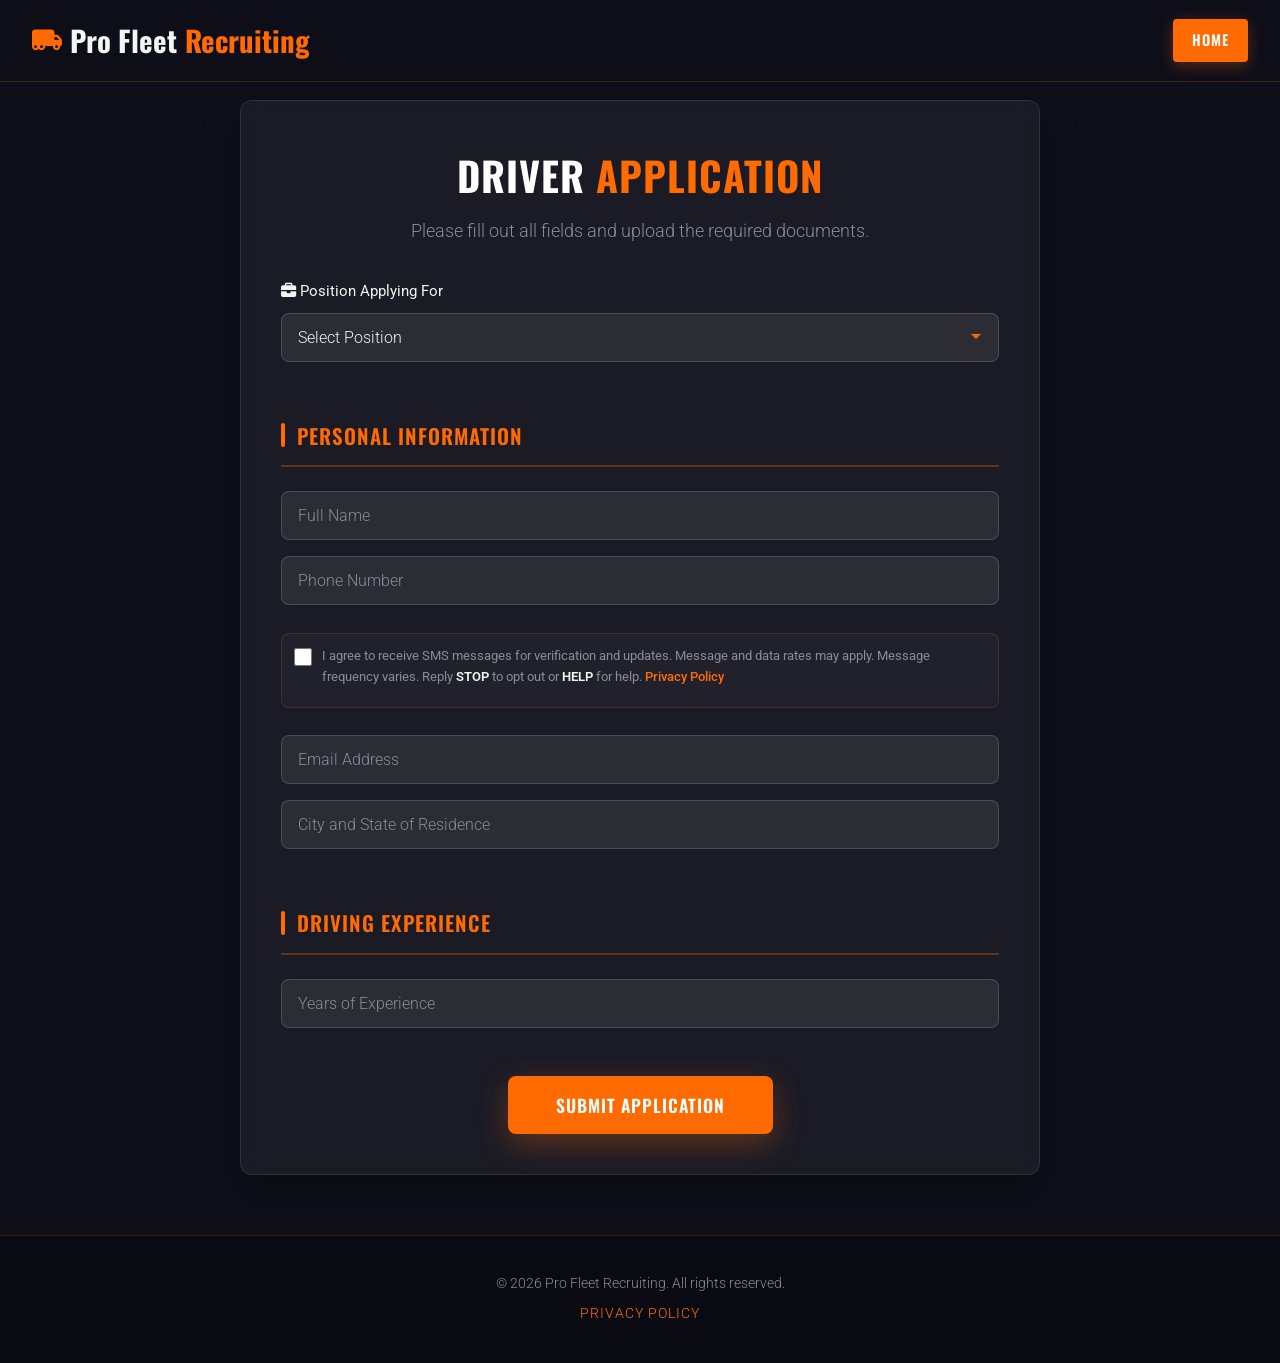
<file: apply.html>
<!DOCTYPE html>
<html lang="en">
  <head>
    <meta charset="UTF-8">
    <title>Driver Application Form - Pro Fleet Recruiting</title>
    <meta name="viewport" content="width=device-width, initial-scale=1.0, maximum-scale=1.0, user-scalable=no">
    <link rel="preconnect" href="https://fonts.googleapis.com">
    <link rel="preconnect" href="https://fonts.gstatic.com" crossorigin>
    <link href="https://fonts.googleapis.com/css2?family=Oswald:wght@400;500;600;700&family=Inter:wght@300;400;500;600;700&family=Roboto:wght@300;400;500;600&display=swap" rel="stylesheet">
    <link rel="stylesheet" href="https://cdnjs.cloudflare.com/ajax/libs/font-awesome/6.5.1/css/all.min.css"/>
     <style>
      :root {
        --primary: #FF6B00;
        --primary-dark: #E55A00;
        --secondary: #1A1A2E;
        --dark: #0F0F1A;
        --light: #F5F5F5;
        --gray: #8B8B9A;
        --glass: rgba(255, 255, 255, 0.05);
        --input-bg: rgba(255, 255, 255, 0.08);
      }

      * {
        margin: 0;
        padding: 0;
        box-sizing: border-box;
      }

      html {
        scroll-behavior: smooth;
      }

      body {
        font-family: 'Roboto', 'Inter', sans-serif;
        font-weight: 300;
        background-color: var(--dark);
        color: var(--light);
        line-height: 1.7;
        overflow-x: hidden;
        min-height: 100vh;
        display: flex;
        flex-direction: column;
      }

      h1, h2, h3, h4 {
        font-family: 'Oswald', sans-serif;
        text-transform: uppercase;
        letter-spacing: 1px;
      }

      /* Header & Navigation */
      .header {
        position: fixed;
        top: 0;
        width: 100%;
        z-index: 1000;
        background: rgba(15, 15, 26, 0.95);
        backdrop-filter: blur(10px);
        border-bottom: 1px solid rgba(255, 107, 0, 0.2);
        transition: all 0.3s ease;
      }

      .header.scrolled {
        background: rgba(15, 15, 26, 0.98);
        box-shadow: 0 4px 30px rgba(0, 0, 0, 0.5);
      }

      .header.fade-out {
        opacity: 0;
        pointer-events: none;
      }

      .header-container {
        max-width: 1400px;
        margin: 0 auto;
        padding: 1rem 2rem;
        display: flex;
        justify-content: space-between;
        align-items: center;
      }

      .company {
        font-family: 'Oswald', sans-serif;
        font-size: 1.8rem;
        font-weight: 700;
        color: var(--light);
        text-decoration: none;
        display: flex;
        align-items: center;
        gap: 0.5rem;
      }

      .company span {
        color: var(--primary);
      }

      .company i {
        color: var(--primary);
        font-size: 1.5rem;
      }

      .nav {
        display: flex;
        gap: 1.5rem;
        align-items: center;
      }

      .nav_btn {
        background: var(--primary);
        color: white;
        padding: 0.6rem 1.2rem;
        border-radius: 4px;
        font-family: 'Oswald', sans-serif;
        font-size: 0.9rem;
        font-weight: 600;
        text-transform: uppercase;
        letter-spacing: 1px;
        text-decoration: none;
        transition: all 0.3s ease;
        box-shadow: 0 4px 15px rgba(255, 107, 0, 0.3);
        position: relative;
        overflow: hidden;
      }

      .nav_btn::before {
        content: "";
        position: absolute;
        top: -50%;
        left: -75%;
        width: 50%;
        height: 200%;
        background: linear-gradient(
          120deg,
          rgba(255,255,255,0) 0%,
          rgba(255,255,255,0.4) 50%,
          rgba(255,255,255,0) 100%
        );
        transform: rotate(25deg);
        animation: shine 3s linear infinite;
        z-index: 0;
      }


      /* ============================================
   SMS CONSENT FIX - Pro Fleet Recruiting
   ============================================ */

.sms-consent {
  margin-top: 12px;
  padding: 12px;
  background: rgba(255, 255, 255, 0.03);
  border: 1px solid rgba(255, 107, 0, 0.15);
  border-radius: 8px;
}

.sms-consent-label {
  display: flex;
  align-items: flex-start;
  gap: 10px;
  cursor: pointer;
}

#smsConsentCheckbox {
  width: 18px;
  height: 18px;
  margin-top: 2px;
  accent-color: var(--primary);
  flex-shrink: 0;
  cursor: pointer;
}

.sms-consent-text {
  font-size: 0.8rem;
  line-height: 1.6;
  color: var(--gray);
  text-transform: none;
  letter-spacing: normal;
}

/* STOP / HELP emphasis */
.sms-consent-text strong {
  color: var(--light);
  font-weight: 600;
}

/* Fix purple/blue links - match site orange */
.sms-consent-text a {
  color: var(--primary);
  text-decoration: none;
  font-weight: 500;
  border-bottom: 1px solid transparent;
  transition: all 0.2s ease;
}

.sms-consent-text a:hover {
  color: var(--primary-dark);
  border-bottom-color: var(--primary);
}

/* Kill any browser default visited purple */
.sms-consent-text a:link,
.sms-consent-text a:visited,
.sms-consent-text a:active,
.sms-consent-text a:focus {
  color: var(--primary);
  text-decoration: none;
  outline: none;
}


      @keyframes shine {
        0% {
          transform: translateX(-100%) rotate(25deg);
        }
        100% {
          transform: translateX(300%) rotate(25deg);
        }
      }

      .nav_btn:hover {
        background: var(--primary-dark);
        transform: translateY(-2px) scale(1.05);
        box-shadow: 0 6px 20px rgba(255, 107, 0, 0.4);
      }

      /* Main Container */
      .section {
        flex: 1;
        padding-top: 100px;
      }

      .form-container {
        max-width: 800px;
        margin: 0 auto 60px;
        background: var(--glass);
        border: 1px solid rgba(255, 255, 255, 0.1);
        padding: 40px;
        border-radius: 12px;
        box-shadow: 0 20px 40px rgba(0, 0, 0, 0.3);
        backdrop-filter: blur(10px);
      }

      .form-container:hover {
        border-color: rgba(255, 107, 0, 0.3);
      }

      h1 {
        font-size: 2.5rem;
        font-weight: 700;
        text-align: center;
        margin-bottom: 0.5rem;
        color: white;
      }

      h1 span {
        color: var(--primary);
      }

      .form-container > p {
        text-align: center;
        margin-bottom: 2rem;
        color: var(--gray);
        font-size: 1.1rem;
      }

      h2 {
        font-size: 1.3rem;
        font-weight: 600;
        color: var(--primary);
        margin-top: 2.5rem;
        margin-bottom: 1.5rem;
        padding-bottom: 0.75rem;
        border-bottom: 2px solid rgba(255, 107, 0, 0.3);
        display: flex;
        align-items: center;
        gap: 0.75rem;
      }

      h2::before {
        content: '';
        width: 4px;
        height: 24px;
        background: var(--primary);
        border-radius: 2px;
      }

      /* Form Inputs */
      input[type="text"],
      input[type="email"],
      input[type="tel"],
      input[type="file"],
      input[type="number"],
      select,
      textarea {
        width: 100%;
        padding: 14px 16px;
        margin-bottom: 1rem;
        background: var(--input-bg);
        border: 1px solid rgba(255, 255, 255, 0.15);
        border-radius: 8px;
        color: var(--light);
        font-family: 'Roboto', sans-serif;
        font-size: 1rem;
        font-weight: 300;
        transition: all 0.3s ease;
        box-sizing: border-box;
      }

      input[type="text"]:focus,
      input[type="email"]:focus,
      input[type="tel"]:focus,
      input[type="number"]:focus,
      select:focus,
      textarea:focus {
        outline: none;
        border-color: var(--primary);
        box-shadow: 0 0 0 3px rgba(255, 107, 0, 0.2);
        background: rgba(255, 255, 255, 0.12);
      }

      input::placeholder {
        color: var(--gray);
      }

      /* File Inputs */
      input[type="file"] {
        padding: 10px;
        cursor: pointer;
      }

      input[type="file"]::file-selector-button {
        background: var(--primary);
        color: white;
        border: none;
        padding: 8px 16px;
        border-radius: 4px;
        font-family: 'Oswald', sans-serif;
        font-size: 0.85rem;
        text-transform: uppercase;
        cursor: pointer;
        transition: all 0.3s ease;
        margin-right: 1rem;
      }

      input[type="file"]::file-selector-button:hover {
        background: var(--primary-dark);
      }

      /* Labels */
      label {
        display: block;
        margin-bottom: 0.5rem;
        color: var(--light);
        font-weight: 400;
        font-size: 0.95rem;
      }

      /* Select Dropdowns */
      select {
        cursor: pointer;
        appearance: none;
        background-image: url("data:image/svg+xml,%3Csvg xmlns='http://www.w3.org/2000/svg' width='12' height='12' viewBox='0 0 12 12'%3E%3Cpath fill='%23FF6B00' d='M6 8L1 3h10z'/%3E%3C/svg%3E");
        background-repeat: no-repeat;
        background-position: right 16px center;
        padding-right: 40px;
      }

      select option {
        background: var(--secondary);
        color: var(--light);
      }

      /* Radio Groups */
      .radio-group {
        display: flex;
        flex-direction: column;
        gap: 0.75rem;
        margin: 1rem 0;
      }

      .radio-group label {
        display: flex;
        align-items: center;
        gap: 0.75rem;
        cursor: pointer;
        padding: 0.75rem;
        background: var(--input-bg);
        border: 1px solid rgba(255, 255, 255, 0.1);
        border-radius: 8px;
        transition: all 0.3s ease;
        margin-bottom: 0;
      }

      .radio-group label:hover {
        border-color: var(--primary);
        background: rgba(255, 107, 0, 0.1);
      }

      .radio-group input[type="radio"] {
        width: 20px;
        height: 20px;
        accent-color: var(--primary);
        cursor: pointer;
      }

      /* States Fieldset */
      .states-fieldset {
        border: 1px solid rgba(255, 255, 255, 0.15);
        border-radius: 12px;
        padding: 1.5rem;
        margin: 1.5rem 0;
        background: var(--input-bg);
      }

      .states-fieldset legend {
        font-family: 'Oswald', sans-serif;
        font-size: 1rem;
        color: var(--primary);
        padding: 0 1rem;
        text-transform: uppercase;
        letter-spacing: 1px;
      }

      .states-grid {
        display: grid;
        grid-template-columns: repeat(auto-fit, minmax(160px, 1fr));
        gap: 0.75rem 1.5rem;
      }

      .states-grid label {
        display: flex;
        align-items: center;
        gap: 0.5rem;
        cursor: pointer;
        padding: 0.5rem;
        border-radius: 4px;
        transition: all 0.2s ease;
        margin-bottom: 0;
        font-size: 0.9rem;
        color: var(--gray);
      }

      .states-grid label:hover {
        background: rgba(255, 107, 0, 0.1);
        color: var(--light);
      }

      .states-grid input[type="checkbox"] {
        width: 18px;
        height: 18px;
        accent-color: var(--primary);
        cursor: pointer;
      }

      /* Submit Button */
      button[type="submit"] {
        font-family: 'Oswald', sans-serif;
        background: var(--primary);
        color: white;
        border: none;
        padding: 16px 48px;
        font-size: 1.1rem;
        font-weight: 600;
        text-transform: uppercase;
        letter-spacing: 1px;
        border-radius: 8px;
        cursor: pointer;
        transition: all 0.3s ease;
        box-shadow: 0 10px 30px rgba(255, 107, 0, 0.3);
        display: block;
        margin: 2rem auto 0;
        position: relative;
        overflow: hidden;
      }

      button[type="submit"]::before {
        content: "";
        position: absolute;
        top: -50%;
        left: -75%;
        width: 50%;
        height: 200%;
        background: linear-gradient(
          120deg,
          rgba(255,255,255,0) 0%,
          rgba(255,255,255,0.4) 50%,
          rgba(255,255,255,0) 100%
        );
        transform: rotate(25deg);
        animation: shine 3s linear infinite;
      }

      button[type="submit"]:hover {
        background: var(--primary-dark);
        transform: translateY(-3px);
        box-shadow: 0 15px 40px rgba(255, 107, 0, 0.4);
      }

      button[type="submit"]:active {
        transform: translateY(-1px);
      }

      /* Conditional Sections */
      .conditional-section {
        display: none;
        opacity: 0;
        transition: opacity 0.4s ease, transform 0.4s ease;
        transform: translateY(-10px);
      }

      .conditional-section.visible {
        display: block;
        opacity: 1;
        transform: translateY(0);
      }

      /* Divider */
      .section-divider {
        height: 1px;
        background: rgba(255, 107, 0, 0.2);
        margin: 2rem 0;
        border: none;
      }

      /* Info Box */
      .info-box {
        background: rgba(255, 107, 0, 0.08);
        border: 1px solid rgba(255, 107, 0, 0.2);
        border-radius: 8px;
        padding: 1rem 1.25rem;
        margin-bottom: 1.5rem;
        font-size: 0.9rem;
        color: var(--gray);
      }

      .info-box i {
        color: var(--primary);
        margin-right: 0.5rem;
      }

      /* Footer */
      .site-footer {
        background: #0a0a12;
        padding: 2rem;
        border-top: 1px solid rgba(255, 107, 0, 0.2);
        text-align: center;
        width: 100%;
      }

      .site-footer p {
        color: var(--gray);
        font-size: 0.9rem;
        margin: 0.3rem 0;
      }

      .footer-links a {
        color: var(--primary);
        text-decoration: none;
        font-size: 0.85rem;
        letter-spacing: 1px;
        text-transform: uppercase;
        transition: 0.3s ease;
      }

      .footer-links a:hover {
        color: var(--primary-dark);
        text-decoration: underline;
      }

      /* Mobile Optimizations */
      @media (max-width: 968px) {
        .header-container {
          padding: 0.8rem 1rem;
        }

        .company {
          font-size: 1.4rem;
        }

        .company i {
          font-size: 1.2rem;
        }

        .nav {
          gap: 1rem;
        }

        .nav_btn {
          padding: 0.5rem 1rem;
          font-size: 0.8rem;
        }

        .section {
          padding-top: 80px;
        }

        .form-container {
          margin: 0 1rem 40px;
          padding: 30px;
        }

        h1 {
          font-size: 2rem;
        }

        h2 {
          font-size: 1.1rem;
        }

        .states-grid {
          grid-template-columns: repeat(auto-fit, minmax(140px, 1fr));
          gap: 0.5rem 1rem;
        }
      }

      @media (max-width: 480px) {
        .header-container {
          padding: 0.6rem 0.75rem;
        }

        .company {
          font-size: 1.1rem;
        }

        .company i {
          font-size: 1rem;
        }

        .nav {
          gap: 0.5rem;
        }

        .nav_btn {
          padding: 0.4rem 0.8rem;
          font-size: 0.75rem;
        }

        .section {
          padding-top: 70px;
        }

        .form-container {
          margin: 0 0.75rem 30px;
          padding: 20px;
          border-radius: 8px;
        }

        h1 {
          font-size: 1.5rem;
        }

        .form-container > p {
          font-size: 0.95rem;
        }

        h2 {
          font-size: 1rem;
          margin-top: 2rem;
        }

        h2::before {
          height: 20px;
        }

        input[type="text"],
        input[type="email"],
        input[type="tel"],
        input[type="number"],
        input[type="file"],
        select,
        textarea {
          padding: 12px 14px;
          font-size: 0.95rem;
        }

        .radio-group label {
          padding: 0.6rem;
        }

        .states-fieldset {
          padding: 1rem;
        }

        .states-grid {
          grid-template-columns: repeat(2, 1fr);
          gap: 0.5rem;
        }

        .states-grid label {
          font-size: 0.85rem;
          padding: 0.4rem;
        }

        button[type="submit"] {
          padding: 14px 36px;
          font-size: 1rem;
          width: 100%;
        }
      }

      @media (max-width: 360px) {
        .header-container {
          padding: 0.5rem 0.5rem;
        }

        .company {
          font-size: 1rem;
        }

        .nav_btn {
          padding: 0.35rem 0.6rem;
          font-size: 0.7rem;
        }

        .form-container {
          margin: 0 0.5rem 20px;
          padding: 15px;
        }

        h1 {
          font-size: 1.35rem;
        }

        .states-grid {
          grid-template-columns: 1fr;
        }
      }
    </style>
  <base target="_blank">
</head>
  <body>
    <div class="section section1">
      <div class="container">

        <header class="header" id="header">
          <div class="header-container">
            <a href="index.html" class="company">
              <i class="fas fa-truck-moving"></i>
              Pro Fleet <span>Recruiting</span>
            </a>

            <nav class="nav">
              <a href="index.html" class="nav_btn">Home</a>
            </nav>
          </div>
        </header>

        <div class="form-container">
          <h1>Driver <span>Application</span></h1>
          <p>Please fill out all fields and upload the required documents.</p>

          <form action="https://getform.io/f/azyqgwzb" method="POST" enctype="multipart/form-data">

            <!-- Position Selection -->
            <div class="form-group">
              <label for="position">
                <i class="fas fa-briefcase"></i>
                Position Applying For
              </label>
              <select id="position" name="position" required>
                <option value="">Select Position</option>
                <option value="CDL Driver">CDL Driver</option>
                <option value="Owner Operator">Owner Operator</option>
              </select>
            </div>

            <!-- Common Fields (Always Visible) -->
            <h2>Personal Information</h2>
            <input type="text" name="full_name" placeholder="Full Name" required>
            <input type="tel" name="phone" placeholder="Phone Number" required>

<div class="sms-consent">
  <label class="sms-consent-label">
    <input type="checkbox" id="smsConsentCheckbox" name="sms_consent" required>
    <span class="sms-consent-text">
      I agree to receive SMS messages for verification and updates. Message and data rates may apply. Message frequency varies. Reply <strong>STOP</strong> to opt out or <strong>HELP</strong> for help. <a href="privacypolicy.html" target="_blank">Privacy Policy</a>
    </span>
  </label>
</div>
<br>

            <input type="email" name="email" placeholder="Email Address" required>
            <input type="text" name="city_state" placeholder="City and State of Residence" required>

            <h2>Driving Experience</h2>
            <input type="text" name="driving_experience" placeholder="Years of Experience" required>

            <!-- ============================ -->
            <!-- CDL DRIVER SPECIFIC SECTION  -->
            <!-- ============================ -->
            <div id="cdl-section" class="conditional-section">
              <hr class="section-divider">
              <div class="info-box">
                <i class="fas fa-id-card"></i>
                <strong>CDL Driver Application</strong> - Please provide the following information and documents.
              </div>

              <h2>CDL Documents</h2>
              <label>Upload CDL (front)</label>
              <input type="file" name="cdl-front" accept=".pdf,.doc,.docx,.jpg,.png">

              <label>Upload CDL (back)</label>
              <input type="file" name="cdl-back" accept=".pdf,.doc,.docx,.jpg,.png">

              <label>Upload Previous CDL (if applicable)</label>
              <input type="file" name="previous_cdl" accept=".pdf,.doc,.docx,.jpg,.png">

              <label>Upload Current Medical Card</label>
              <input type="file" name="medical_card" accept=".pdf,.doc,.docx,.jpg,.png">

              <h2>Banking Information</h2>
              <label>Do you have a business checking account?</label>
              <select name="business_account">
                <option value="">Select</option>
                <option>Yes</option>
                <option>No</option>
              </select>

              <h2>Work Preferences</h2>

              <label>1. How long do you prefer to stay on the road?</label>
              <div class="radio-group">
                <label><input type="radio" name="road_time" value="2 weeks - 2 days off"> 2 weeks - 2 days off</label>
                <label><input type="radio" name="road_time" value="3 weeks - 3 days off"> 3 weeks - 3 days off</label>
                <label><input type="radio" name="road_time" value="4 weeks - 4 days off"> 4 weeks - 4 days off</label>
                <label><input type="radio" name="road_time" value="5 weeks - 5 days off"> 5 weeks - 5 days off</label>
                <label><input type="radio" name="road_time" value="6 weeks - 6 days off"> 6 weeks - 6 days off</label>
              </div>

              <label>2. Are you comfortable flying?</label>
              <select name="comfortable_flying">
                <option value="">Select</option>
                <option>Yes</option>
                <option>No</option>
              </select>

              <label>3. Do you have a pet that travels with you?</label>
              <select name="pet_travels">
                <option value="">Select</option>
                <option>Yes</option>
                <option>No</option>
              </select>

              <label>4. Do you have any states you prefer not to drive in?</label>
              <fieldset class="states-fieldset">
                <div class="states-grid">
                  <label><input type="checkbox" name="avoid_states[]" value="Alabama"> Alabama</label>
                  <label><input type="checkbox" name="avoid_states[]" value="Arizona"> Arizona</label>
                  <label><input type="checkbox" name="avoid_states[]" value="Arkansas"> Arkansas</label>
                  <label><input type="checkbox" name="avoid_states[]" value="California"> California</label>
                  <label><input type="checkbox" name="avoid_states[]" value="Colorado"> Colorado</label>
                  <label><input type="checkbox" name="avoid_states[]" value="Connecticut"> Connecticut</label>
                  <label><input type="checkbox" name="avoid_states[]" value="Delaware"> Delaware</label>
                  <label><input type="checkbox" name="avoid_states[]" value="Florida"> Florida</label>
                  <label><input type="checkbox" name="avoid_states[]" value="Georgia"> Georgia</label>
                  <label><input type="checkbox" name="avoid_states[]" value="Idaho"> Idaho</label>
                  <label><input type="checkbox" name="avoid_states[]" value="Illinois"> Illinois</label>
                  <label><input type="checkbox" name="avoid_states[]" value="Indiana"> Indiana</label>
                  <label><input type="checkbox" name="avoid_states[]" value="Iowa"> Iowa</label>
                  <label><input type="checkbox" name="avoid_states[]" value="Kansas"> Kansas</label>
                  <label><input type="checkbox" name="avoid_states[]" value="Kentucky"> Kentucky</label>
                  <label><input type="checkbox" name="avoid_states[]" value="Louisiana"> Louisiana</label>
                  <label><input type="checkbox" name="avoid_states[]" value="Maine"> Maine</label>
                  <label><input type="checkbox" name="avoid_states[]" value="Maryland"> Maryland</label>
                  <label><input type="checkbox" name="avoid_states[]" value="Massachusetts"> Massachusetts</label>
                  <label><input type="checkbox" name="avoid_states[]" value="Michigan"> Michigan</label>
                  <label><input type="checkbox" name="avoid_states[]" value="Minnesota"> Minnesota</label>
                  <label><input type="checkbox" name="avoid_states[]" value="Mississippi"> Mississippi</label>
                  <label><input type="checkbox" name="avoid_states[]" value="Missouri"> Missouri</label>
                  <label><input type="checkbox" name="avoid_states[]" value="Montana"> Montana</label>
                  <label><input type="checkbox" name="avoid_states[]" value="Nebraska"> Nebraska</label>
                  <label><input type="checkbox" name="avoid_states[]" value="Nevada"> Nevada</label>
                  <label><input type="checkbox" name="avoid_states[]" value="New Hampshire"> New Hampshire</label>
                  <label><input type="checkbox" name="avoid_states[]" value="New Jersey"> New Jersey</label>
                  <label><input type="checkbox" name="avoid_states[]" value="New Mexico"> New Mexico</label>
                  <label><input type="checkbox" name="avoid_states[]" value="New York"> New York</label>
                  <label><input type="checkbox" name="avoid_states[]" value="North Carolina"> North Carolina</label>
                  <label><input type="checkbox" name="avoid_states[]" value="North Dakota"> North Dakota</label>
                  <label><input type="checkbox" name="avoid_states[]" value="Ohio"> Ohio</label>
                  <label><input type="checkbox" name="avoid_states[]" value="Oklahoma"> Oklahoma</label>
                  <label><input type="checkbox" name="avoid_states[]" value="Oregon"> Oregon</label>
                  <label><input type="checkbox" name="avoid_states[]" value="Pennsylvania"> Pennsylvania</label>
                  <label><input type="checkbox" name="avoid_states[]" value="Rhode Island"> Rhode Island</label>
                  <label><input type="checkbox" name="avoid_states[]" value="South Carolina"> South Carolina</label>
                  <label><input type="checkbox" name="avoid_states[]" value="South Dakota"> South Dakota</label>
                  <label><input type="checkbox" name="avoid_states[]" value="Tennessee"> Tennessee</label>
                  <label><input type="checkbox" name="avoid_states[]" value="Texas"> Texas</label>
                  <label><input type="checkbox" name="avoid_states[]" value="Utah"> Utah</label>
                  <label><input type="checkbox" name="avoid_states[]" value="Vermont"> Vermont</label>
                  <label><input type="checkbox" name="avoid_states[]" value="Virginia"> Virginia</label>
                  <label><input type="checkbox" name="avoid_states[]" value="Washington"> Washington</label>
                  <label><input type="checkbox" name="avoid_states[]" value="West Virginia"> West Virginia</label>
                  <label><input type="checkbox" name="avoid_states[]" value="Wisconsin"> Wisconsin</label>
                  <label><input type="checkbox" name="avoid_states[]" value="Wyoming"> Wyoming</label>
                </div>
              </fieldset>

              <label>5. List full name of your last three carriers you drove for:</label>
              <input type="text" name="last_three_carriers" placeholder="Carrier 1, Carrier 2, Carrier 3">

              <label>6. Do you have experience with electronic logbooks (HOS)?</label>
              <select name="hos_experience">
                <option value="">Select</option>
                <option>Yes</option>
                <option>No</option>
              </select>

              <label>7. Do you know how to complete a proper pre-trip inspection?</label>
              <select name="pre_trip">
                <option value="">Select</option>
                <option>Yes</option>
                <option>No</option>
              </select>
            </div>

            <!-- ================================= -->
            <!-- OWNER OPERATOR SPECIFIC SECTION   -->
            <!-- ================================= -->
            <div id="owner-section" class="conditional-section">
              <hr class="section-divider">
              <div class="info-box">
                <i class="fas fa-truck"></i>
                <strong>Owner Operator Application</strong> - Please provide the following information and documents.
              </div>

              <h2>Documents</h2>
              <label>Upload CDL (front)</label>
              <input type="file" name="cdl-front" accept=".pdf,.doc,.docx,.jpg,.png">

              <label>Upload CDL (back)</label>
              <input type="file" name="cdl-back" accept=".pdf,.doc,.docx,.jpg,.png">

              <label>Upload Previous CDL (if applicable)</label>
              <input type="file" name="previous_cdl" accept=".pdf,.doc,.docx,.jpg,.png">

              <label>Upload Current Medical Card</label>
              <input type="file" name="medical_card" accept=".pdf,.doc,.docx,.jpg,.png">

              <h2>Business Information</h2>
              <input type="text" name="company_name" placeholder="Company / DBA Name">
              <input type="text" name="dot_number" placeholder="DOT Number">
              <input type="text" name="mc_number" placeholder="MC Number (if applicable)">

              <h2>Equipment Information</h2>
              <label>Truck Year</label>
              <input type="number" name="truck_year" placeholder="e.g. 2020" min="1980" max="2030">
              <input type="text" name="truck_make" placeholder="Truck Make (e.g. Freightliner)">
              <input type="text" name="truck_model" placeholder="Truck Model">
              <label>Trailer Type</label>
              <select name="trailer_type">
                <option value="">Select Trailer Type</option>
                <option>Dry Van</option>
                <option>Reefer</option>
                <option>Flatbed</option>
                <option>Other</option>
              </select>


              <h2>Rate & Availability</h2>
              <label>Preferred Rate Per Mile ($)</label>
              <input type="text" name="rate_per_mile" placeholder="e.g. 2.50">
              <label>How many trucks do you operate?</label>
              <select name="fleet_size">
                <option value="">Select</option>
                <option>1 (Solo)</option>
                <option>2-5</option>
                <option>6-10</option>
                <option>11+</option>
              </select>
              <label>Are you available for dedicated lanes?</label>
              <select name="dedicated_lanes">
                <option value="">Select</option>
                <option>Yes</option>
                <option>No</option>
              </select>
              <label>Preferred home time schedule</label>
              <div class="radio-group">
                <label><input type="radio" name="home_time" value="Weekly"> Weekly</label>
                <label><input type="radio" name="home_time" value="Bi-weekly"> Bi-weekly</label>
                <label><input type="radio" name="home_time" value="Monthly"> Monthly</label>
                <label><input type="radio" name="home_time" value="Flexible"> Flexible / On-demand</label>
              </div>
            </div>

            <input type="hidden" name="_subject" value="New Driver Application">

            <button type="submit">Submit Application</button>
          </form>
        </div>

        <!-- Footer - FULL WIDTH -->
        <footer class="site-footer">
          <p>&copy; 2026 Pro Fleet Recruiting. All rights reserved.</p>
          <p class="footer-links">
            <a href="privacypolicy.html">Privacy Policy</a>
          </p>
        </footer>
      </div>
    </div>

    <!-- Header Scroll Effect -->
    <script>
      let lastScrollY = window.scrollY;
      const header = document.getElementById('header');

      window.addEventListener('scroll', () => {
        const currentScrollY = window.scrollY;

        if (currentScrollY > 50) {
          header.classList.add('scrolled');
        } else {
          header.classList.remove('scrolled');
        }

        if (currentScrollY > lastScrollY && currentScrollY > 100) {
          header.classList.add('fade-out');
        } else {
          header.classList.remove('fade-out');
        }
        lastScrollY = currentScrollY;
      });

      // =============================
      // CONDITIONAL FORM LOGIC
      // =============================
      const positionSelect = document.getElementById('position');
      const cdlSection = document.getElementById('cdl-section');
      const ownerSection = document.getElementById('owner-section');

      positionSelect.addEventListener('change', function() {
        const value = this.value;

        // Hide both sections first
        cdlSection.classList.remove('visible');
        ownerSection.classList.remove('visible');

        // Small delay for smooth transition
        setTimeout(() => {
          if (value === 'CDL Driver') {
            cdlSection.classList.add('visible');
            // Make CDL file fields required when visible
            cdlSection.querySelectorAll('input[type="file"]').forEach(input => {
              if (input.name !== 'previous_cdl') {
                input.setAttribute('required', '');
              }
            });
            // Remove required from owner operator fields
            ownerSection.querySelectorAll('input, select').forEach(input => {
              input.removeAttribute('required');
            });
          } else if (value === 'Owner Operator') {
            ownerSection.classList.add('visible');
            // Make owner operator fields required
            ownerSection.querySelectorAll('input, select').forEach(input => {
              if (input.placeholder && !input.placeholder.includes('if applicable') && !input.placeholder.includes('MC')) {
                input.setAttribute('required', '');
              }
            });
            // Remove required from CDL fields
            cdlSection.querySelectorAll('input, select').forEach(input => {
              input.removeAttribute('required');
            });
          } else {
            // No selection - remove all required from conditional fields
            cdlSection.querySelectorAll('input, select').forEach(input => {
              input.removeAttribute('required');
            });
            ownerSection.querySelectorAll('input, select').forEach(input => {
              input.removeAttribute('required');
            });
          }
        }, 50);
      });
    </script>
  </body>
</html>
</file>
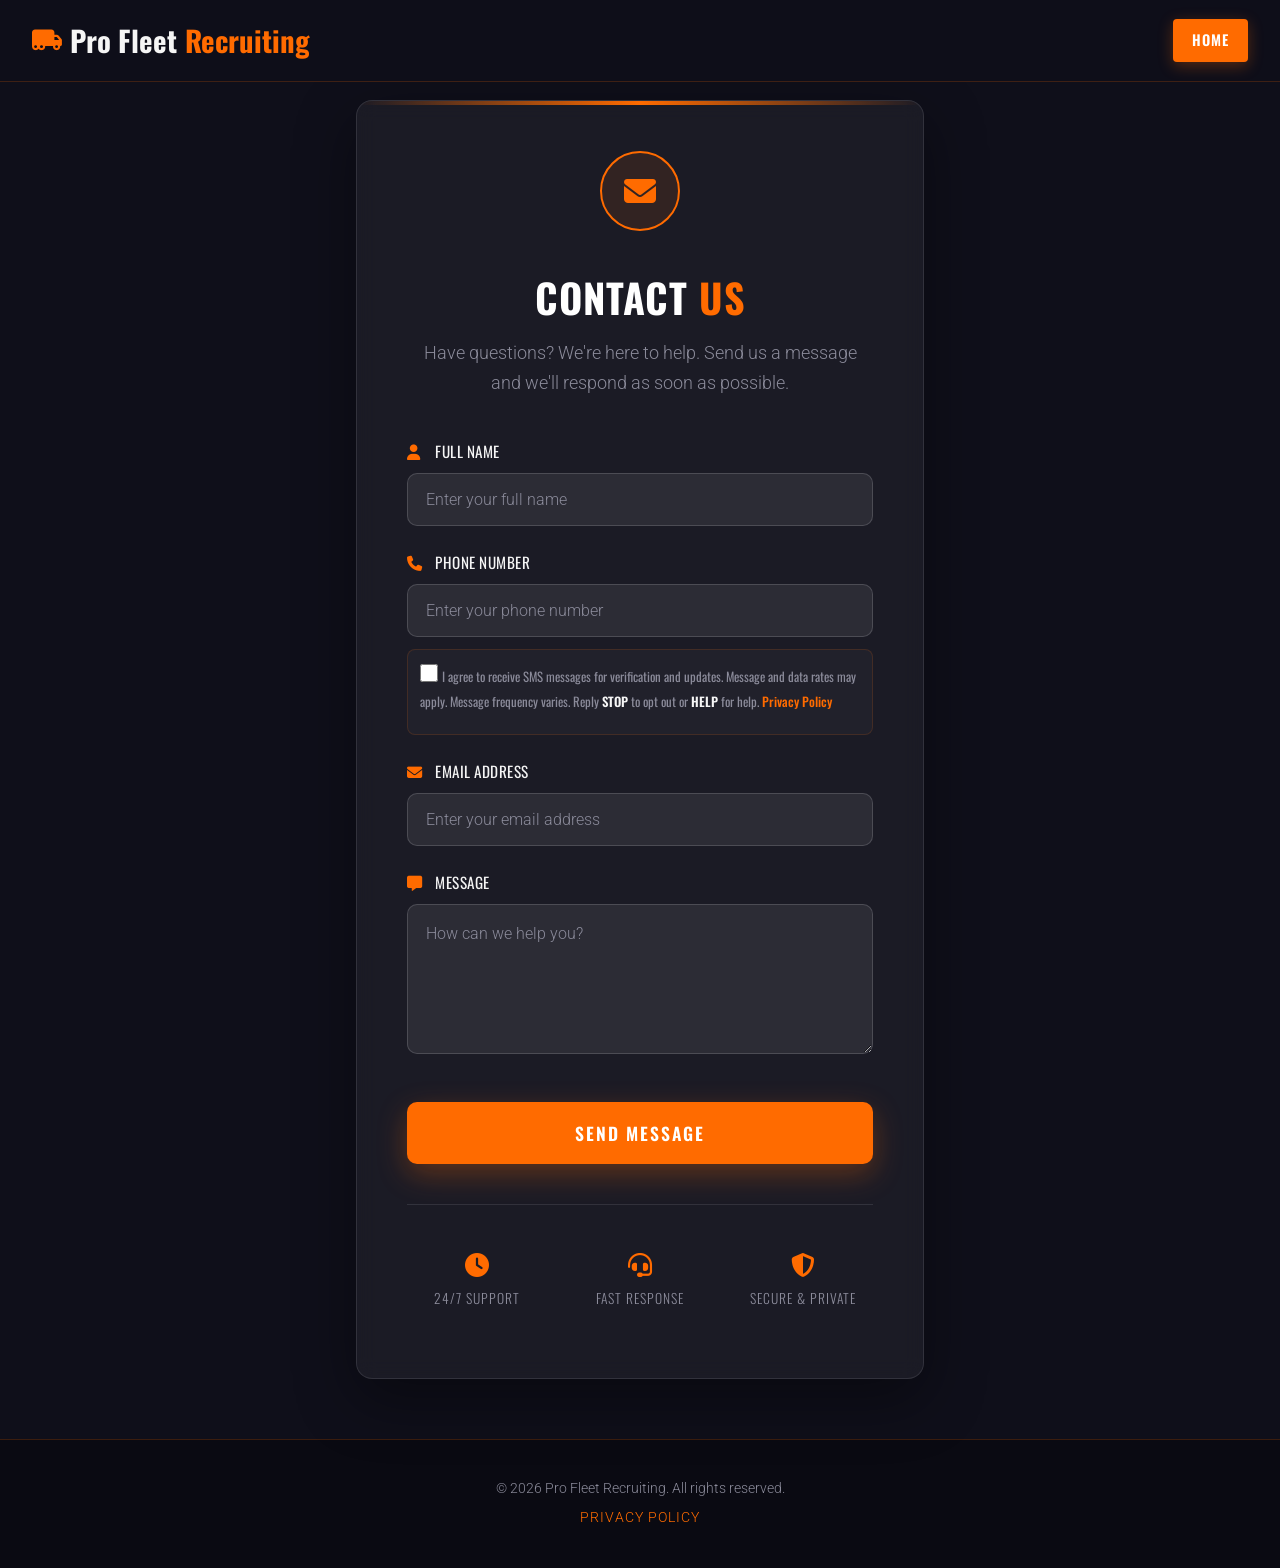
<file: contact_us.html>
<!DOCTYPE html>
<html lang="en">
  <head>
    <meta charset="UTF-8">
    <title>Contact Us - Pro Fleet Recruiting</title>
    <meta name="viewport" content="width=device-width, initial-scale=1.0, maximum-scale=1.0, user-scalable=no">
    <link rel="preconnect" href="https://fonts.googleapis.com">
    <link rel="preconnect" href="https://fonts.gstatic.com" crossorigin>
    <link href="https://fonts.googleapis.com/css2?family=Oswald:wght@400;500;600;700&family=Inter:wght@300;400;500;600;700&family=Roboto:wght@300;400;500;600&display=swap" rel="stylesheet">
    <link rel="stylesheet" href="https://cdnjs.cloudflare.com/ajax/libs/font-awesome/6.5.1/css/all.min.css"/>
    <style>
      :root {
        --primary: #FF6B00;
        --primary-dark: #E55A00;
        --secondary: #1A1A2E;
        --dark: #0F0F1A;
        --light: #F5F5F5;
        --gray: #8B8B9A;
        --glass: rgba(255, 255, 255, 0.05);
        --input-bg: rgba(255, 255, 255, 0.08);
      }

      * {
        margin: 0;
        padding: 0;
        box-sizing: border-box;
      }

      html {
        scroll-behavior: smooth;
      }

      body {
        font-family: 'Roboto', 'Inter', sans-serif;
        font-weight: 300;
        background-color: var(--dark);
        color: var(--light);
        line-height: 1.7;
        overflow-x: hidden;
        min-height: 100vh;
        display: flex;
        flex-direction: column;
      }

      h1, h2, h3, h4 {
        font-family: 'Oswald', sans-serif;
        text-transform: uppercase;
        letter-spacing: 1px;
      }

      /* Header & Navigation - FULL WIDTH */
      .header {
        position: fixed;
        top: 0;
        left: 0;
        right: 0;
        width: 100%;
        z-index: 1000;
        background: rgba(15, 15, 26, 0.95);
        backdrop-filter: blur(10px);
        border-bottom: 1px solid rgba(255, 107, 0, 0.2);
        transition: all 0.3s ease;
      }

      .header.scrolled {
        background: rgba(15, 15, 26, 0.98);
        box-shadow: 0 4px 30px rgba(0, 0, 0, 0.5);
      }

      .header.fade-out {
        opacity: 0;
        pointer-events: none;
      }

      .header-container {
        max-width: 1400px;
        margin: 0 auto;
        padding: 1rem 2rem;
        display: flex;
        justify-content: space-between;
        align-items: center;
        width: 100%;
      }

      .company {
        font-family: 'Oswald', sans-serif;
        font-size: 1.8rem;
        font-weight: 700;
        color: var(--light);
        text-decoration: none;
        display: flex;
        align-items: center;
        gap: 0.5rem;
        flex-shrink: 0;
      }

      .company span {
        color: var(--primary);
      }

      .company i {
        color: var(--primary);
        font-size: 1.5rem;
      }

      .nav {
        display: flex;
        gap: 1rem;
        align-items: center;
        flex-shrink: 0;
      }

      .nav_btn {
        background: var(--primary);
        color: white;
        padding: 0.6rem 1.2rem;
        border-radius: 4px;
        font-family: 'Oswald', sans-serif;
        font-size: 0.9rem;
        font-weight: 600;
        text-transform: uppercase;
        letter-spacing: 1px;
        text-decoration: none;
        transition: all 0.3s ease;
        box-shadow: 0 4px 15px rgba(255, 107, 0, 0.3);
        position: relative;
        overflow: hidden;
        white-space: nowrap;
        flex-shrink: 0;
      }

      .nav_btn::before {
        content: "";
        position: absolute;
        top: -50%;
        left: -75%;
        width: 50%;
        height: 200%;
        background: linear-gradient(
          120deg,
          rgba(255,255,255,0) 0%,
          rgba(255,255,255,0.4) 50%,
          rgba(255,255,255,0) 100%
        );
        transform: rotate(25deg);
        animation: shine 3s linear infinite;
        z-index: 0;
      }

      @keyframes shine {
        0% {
          transform: translateX(-100%) rotate(25deg);
        }
        100% {
          transform: translateX(300%) rotate(25deg);
        }
      }

      .nav_btn:hover {
        background: var(--primary-dark);
        transform: translateY(-2px) scale(1.05);
        box-shadow: 0 6px 20px rgba(255, 107, 0, 0.4);
      }

      /* Main Content - SEPARATE FROM HEADER */
      .main-content {
        flex: 1;
        padding-top: 100px;
        display: flex;
        align-items: center;
        justify-content: center;
        min-height: calc(100vh - 80px);
        width: 100%;
      }

      .form-wrapper {
        width: 100%;
        max-width: 600px;
        margin: 0 auto;
        padding: 0 1rem;
      }

      .form-container {
        background: var(--glass);
        border: 1px solid rgba(255, 255, 255, 0.1);
        padding: 50px;
        border-radius: 16px;
        box-shadow: 0 20px 60px rgba(0, 0, 0, 0.4);
        backdrop-filter: blur(10px);
        position: relative;
        overflow: hidden;
        margin-bottom: 60px;
      }

      .form-container::before {
        content: '';
        position: absolute;
        top: 0;
        left: 0;
        right: 0;
        height: 4px;
        background: linear-gradient(90deg, transparent, var(--primary), transparent);
      }

      .form-container:hover {
        border-color: rgba(255, 107, 0, 0.3);
        box-shadow: 0 25px 70px rgba(0, 0, 0, 0.5);
      }

      .contact-icon {
        width: 80px;
        height: 80px;
        background: rgba(255, 107, 0, 0.1);
        border: 2px solid var(--primary);
        border-radius: 50%;
        display: flex;
        align-items: center;
        justify-content: center;
        margin: 0 auto 2rem;
        font-size: 2rem;
        color: var(--primary);
        animation: pulse 2s infinite;
      }

      @keyframes pulse {
        0%, 100% { transform: scale(1); box-shadow: 0 0 0 0 rgba(255, 107, 0, 0.4); }
        50% { transform: scale(1.05); box-shadow: 0 0 20px 10px rgba(255, 107, 0, 0); }
      }

      h1 {
        font-size: 2.5rem;
        font-weight: 700;
        text-align: center;
        margin-bottom: 0.5rem;
        color: white;
      }

      h1 span {
        color: var(--primary);
      }

      .form-container > p {
        text-align: center;
        margin-bottom: 2.5rem;
        color: var(--gray);
        font-size: 1.1rem;
      }


      /* ============================================
   SMS CONSENT FIX - Pro Fleet Recruiting
   ============================================ */

.sms-consent {
  margin-top: 12px;
  padding: 12px;
  background: rgba(255, 255, 255, 0.03);
  border: 1px solid rgba(255, 107, 0, 0.15);
  border-radius: 8px;
}

.sms-consent-label {
  display: flex;
  align-items: flex-start;
  gap: 10px;
  cursor: pointer;
}

#smsConsentCheckbox {
  width: 18px;
  height: 18px;
  margin-top: 2px;
  accent-color: var(--primary);
  flex-shrink: 0;
  cursor: pointer;
}

.sms-consent-text {
  font-size: 0.8rem;
  line-height: 1.6;
  color: var(--gray);
  text-transform: none;
  letter-spacing: normal;
}

/* STOP / HELP emphasis */
.sms-consent-text strong {
  color: var(--light);
  font-weight: 600;
}

/* Fix purple/blue links - match site orange */
.sms-consent-text a {
  color: var(--primary);
  text-decoration: none;
  font-weight: 500;
  border-bottom: 1px solid transparent;
  transition: all 0.2s ease;
}

.sms-consent-text a:hover {
  color: var(--primary-dark);
  border-bottom-color: var(--primary);
}

/* Kill any browser default visited purple */
.sms-consent-text a:link,
.sms-consent-text a:visited,
.sms-consent-text a:active,
.sms-consent-text a:focus {
  color: var(--primary);
  text-decoration: none;
  outline: none;
}

      /* Form Inputs */
      .form-group {
        margin-bottom: 1.5rem;
        position: relative;
      }

      .form-group label {
        display: block;
        margin-bottom: 0.5rem;
        color: var(--light);
        font-weight: 400;
        font-size: 0.95rem;
        text-transform: uppercase;
        letter-spacing: 0.5px;
        font-family: 'Oswald', sans-serif;
      }

      .form-group label i {
        color: var(--primary);
        margin-right: 0.5rem;
        width: 20px;
      }

      input[type="text"],
      input[type="email"],
      input[type="tel"],
      textarea {
        width: 100%;
        padding: 16px 18px;
        background: var(--input-bg);
        border: 1px solid rgba(255, 255, 255, 0.15);
        border-radius: 10px;
        color: var(--light);
        font-family: 'Roboto', sans-serif;
        font-size: 1rem;
        font-weight: 300;
        transition: all 0.3s ease;
        box-sizing: border-box;
      }

      textarea {
        min-height: 150px;
        resize: vertical;
        line-height: 1.6;
      }

      input[type="text"]:focus,
      input[type="email"]:focus,
      input[type="tel"]:focus,
      textarea:focus {
        outline: none;
        border-color: var(--primary);
        box-shadow: 0 0 0 4px rgba(255, 107, 0, 0.15);
        background: rgba(255, 255, 255, 0.12);
      }

      input::placeholder,
      textarea::placeholder {
        color: var(--gray);
      }

      /* Submit Button */
      button[type="submit"] {
        font-family: 'Oswald', sans-serif;
        background: var(--primary);
        color: white;
        border: none;
        padding: 18px 48px;
        font-size: 1.1rem;
        font-weight: 600;
        text-transform: uppercase;
        letter-spacing: 2px;
        border-radius: 10px;
        cursor: pointer;
        transition: all 0.3s ease;
        box-shadow: 0 10px 30px rgba(255, 107, 0, 0.3);
        display: block;
        margin: 2.5rem auto 0;
        position: relative;
        overflow: hidden;
        width: 100%;
      }

      button[type="submit"]::before {
        content: "";
        position: absolute;
        top: -50%;
        left: -75%;
        width: 50%;
        height: 200%;
        background: linear-gradient(
          120deg,
          rgba(255,255,255,0) 0%,
          rgba(255,255,255,0.4) 50%,
          rgba(255,255,255,0) 100%
        );
        transform: rotate(25deg);
        animation: shine 3s linear infinite;
      }

      button[type="submit"]:hover {
        background: var(--primary-dark);
        transform: translateY(-3px);
        box-shadow: 0 15px 40px rgba(255, 107, 0, 0.4);
      }

      button[type="submit"]:active {
        transform: translateY(-1px);
      }

      /* Contact Info Box */
      .contact-info {
        display: grid;
        grid-template-columns: repeat(3, 1fr);
        gap: 1.5rem;
        margin-top: 2.5rem;
        padding-top: 2rem;
        border-top: 1px solid rgba(255, 255, 255, 0.1);
      }

      .info-item {
        text-align: center;
        padding: 1rem;
      }

      .info-item i {
        font-size: 1.5rem;
        color: var(--primary);
        margin-bottom: 0.5rem;
        display: block;
      }

      .info-item span {
        font-size: 0.85rem;
        color: var(--gray);
        text-transform: uppercase;
        letter-spacing: 1px;
        font-family: 'Oswald', sans-serif;
      }

      /* Footer */
      .site-footer {
  background: #0a0a12;
  padding: 2rem;
  border-top: 1px solid rgba(255, 107, 0, 0.2);
  text-align: center;
  width: 100%;
}

.site-footer p {
  color: var(--gray);
  font-size: 0.9rem;
  margin: 0.3rem 0;
}

.footer-links a {
  color: var(--primary);
  text-decoration: none;
  font-size: 0.85rem;
  letter-spacing: 1px;
  text-transform: uppercase;
  transition: 0.3s ease;
}

.footer-links a:hover {
  color: var(--primary-dark);
  text-decoration: underline;
}

      /* Mobile Optimizations */
      @media (max-width: 968px) {
        .header-container {
          padding: 0.8rem 1rem;
        }

        .company {
          font-size: 1.4rem;
        }

        .company i {
          font-size: 1.2rem;
        }

        .nav {
          gap: 0.75rem;
        }

        .nav_btn {
          padding: 0.5rem 1rem;
          font-size: 0.8rem;
        }

        .main-content {
          padding-top: 80px;
        }

        .form-wrapper {
          padding: 0 1rem;
        }

        .form-container {
          padding: 40px 30px;
          margin-bottom: 40px;
        }

        h1 {
          font-size: 2rem;
        }

        .contact-icon {
          width: 70px;
          height: 70px;
          font-size: 1.75rem;
        }

        .contact-info {
          grid-template-columns: 1fr;
          gap: 1rem;
        }
      }

      @media (max-width: 480px) {
        .header-container {
          padding: 0.6rem 0.75rem;
        }

        .company {
          font-size: 1.1rem;
        }

        .company i {
          font-size: 1rem;
        }

        .nav {
          gap: 0.5rem;
        }

        .nav_btn {
          padding: 0.4rem 0.8rem;
          font-size: 0.75rem;
        }

        .main-content {
          padding-top: 70px;
        }

        .form-wrapper {
          padding: 0 0.75rem;
        }

        .form-container {
          padding: 30px 20px;
          margin-bottom: 30px;
          border-radius: 12px;
        }

        .contact-icon {
          width: 60px;
          height: 60px;
          font-size: 1.5rem;
          margin-bottom: 1.5rem;
        }

        h1 {
          font-size: 1.6rem;
        }

        .form-container > p {
          font-size: 0.95rem;
          margin-bottom: 2rem;
        }

        input[type="text"],
        input[type="email"],
        input[type="tel"],
        textarea {
          padding: 14px 16px;
          font-size: 0.95rem;
        }

        textarea {
          min-height: 120px;
        }

        button[type="submit"] {
          padding: 16px 36px;
          font-size: 1rem;
        }

        .info-item i {
          font-size: 1.25rem;
        }

        .info-item span {
          font-size: 0.8rem;
        }
      }

      @media (max-width: 360px) {
        .header-container {
          padding: 0.5rem 0.5rem;
        }

        .company {
          font-size: 1rem;
        }

        .nav_btn {
          padding: 0.35rem 0.6rem;
          font-size: 0.7rem;
        }

        .form-wrapper {
          padding: 0 0.5rem;
        }

        .form-container {
          padding: 25px 15px;
          margin-bottom: 20px;
        }

        .contact-icon {
          width: 50px;
          height: 50px;
          font-size: 1.25rem;
        }

        h1 {
          font-size: 1.4rem;
        }

        .form-group {
          margin-bottom: 1.25rem;
        }

        .form-group label {
          font-size: 0.85rem;
        }

        button[type="submit"] {
          padding: 14px 28px;
          font-size: 0.95rem;
        }
      }

      @media (max-width: 320px) {
        .company {
          font-size: 0.9rem;
        }

        .nav {
          gap: 0.35rem;
        }

        .nav_btn {
          padding: 0.3rem 0.5rem;
          font-size: 0.65rem;
        }
      }
    </style>
  </head>
  <body>

    <!-- Header - FULL WIDTH, outside any container -->
    <header class="header" id="header">
      <div class="header-container">
        <a href="index.html" class="company">
          <i class="fas fa-truck-moving"></i>
          Pro Fleet <span>Recruiting</span>
        </a>
        
        <nav class="nav">
          <a href="index.html" class="nav_btn">Home</a>
        </nav>
      </div>
    </header>

    <!-- Main Content - SEPARATE from header -->
    <main class="main-content">
      <div class="form-wrapper">
        <div class="form-container">
          <div class="contact-icon">
            <i class="fas fa-envelope"></i>
          </div>
          
          <h1>Contact <span>Us</span></h1>
          <p>Have questions? We're here to help. Send us a message and we'll respond as soon as possible.</p>

          <form action="https://formspree.io/f/mpqowalr" method="POST">
            
            <div class="form-group">
              <label for="full_name"><i class="fas fa-user"></i>Full Name</label>
              <input type="text" id="full_name" name="full_name" placeholder="Enter your full name" required>
            </div>

            <div class="form-group">
              <label for="phone"><i class="fas fa-phone"></i>Phone Number</label>
              <input type="tel" id="phone" name="phone" placeholder="Enter your phone number" required>

              <div class="sms-consent">
  <label class="sms-consent-label">
    <input type="checkbox" id="smsConsentCheckbox" name="sms_consent" required>
    <span class="sms-consent-text">
      I agree to receive SMS messages for verification and updates. Message and data rates may apply. Message frequency varies. Reply <strong>STOP</strong> to opt out or <strong>HELP</strong> for help. <a href="privacypolicy.html" target="_blank">Privacy Policy</a>
    </span>
  </label>
</div>
            </div>

            <div class="form-group">
              <label for="email"><i class="fas fa-envelope"></i>Email Address</label>
              <input type="email" id="email" name="email" placeholder="Enter your email address" required>
            </div>

            <div class="form-group">
              <label for="message"><i class="fas fa-comment-alt"></i>Message</label>
              <textarea id="message" name="message" placeholder="How can we help you?" required></textarea>
            </div>

            <input type="hidden" name="_subject" value="New Contact Form Submission">
            <input type="hidden" name="_next" value="https://profleetrecruiting.com/thank-you.html">

            <button type="submit">Send Message</button>
          </form>

          <div class="contact-info">
            <div class="info-item">
              <i class="fas fa-clock"></i>
              <span>24/7 Support</span>
            </div>
            <div class="info-item">
              <i class="fas fa-headset"></i>
              <span>Fast Response</span>
            </div>
            <div class="info-item">
              <i class="fas fa-shield-alt"></i>
              <span>Secure & Private</span>
            </div>
          </div>
        </div>
      </div>
    </main>

    <!-- Footer - FULL WIDTH -->
<footer class="site-footer">
  <p>&copy; 2026 Pro Fleet Recruiting. All rights reserved.</p>

  <p class="footer-links">
    <a href="privacypolicy.html">Privacy Policy</a>
  </p>
</footer>

    <!-- Header Scroll Effect -->
    <script>
      let lastScrollY = window.scrollY;
      const header = document.getElementById('header');

      window.addEventListener('scroll', () => {
        const currentScrollY = window.scrollY;

        // Add scrolled class for background change
        if (currentScrollY > 50) {
          header.classList.add('scrolled');
        } else {
          header.classList.remove('scrolled');
        }

        // Fade out when scrolling down, fade in when scrolling up
        if (currentScrollY > lastScrollY && currentScrollY > 100) {
          header.classList.add('fade-out');
        } else {
          header.classList.remove('fade-out');
        }
        lastScrollY = currentScrollY;
      });
    </script>
  </body>
</html>
</file>
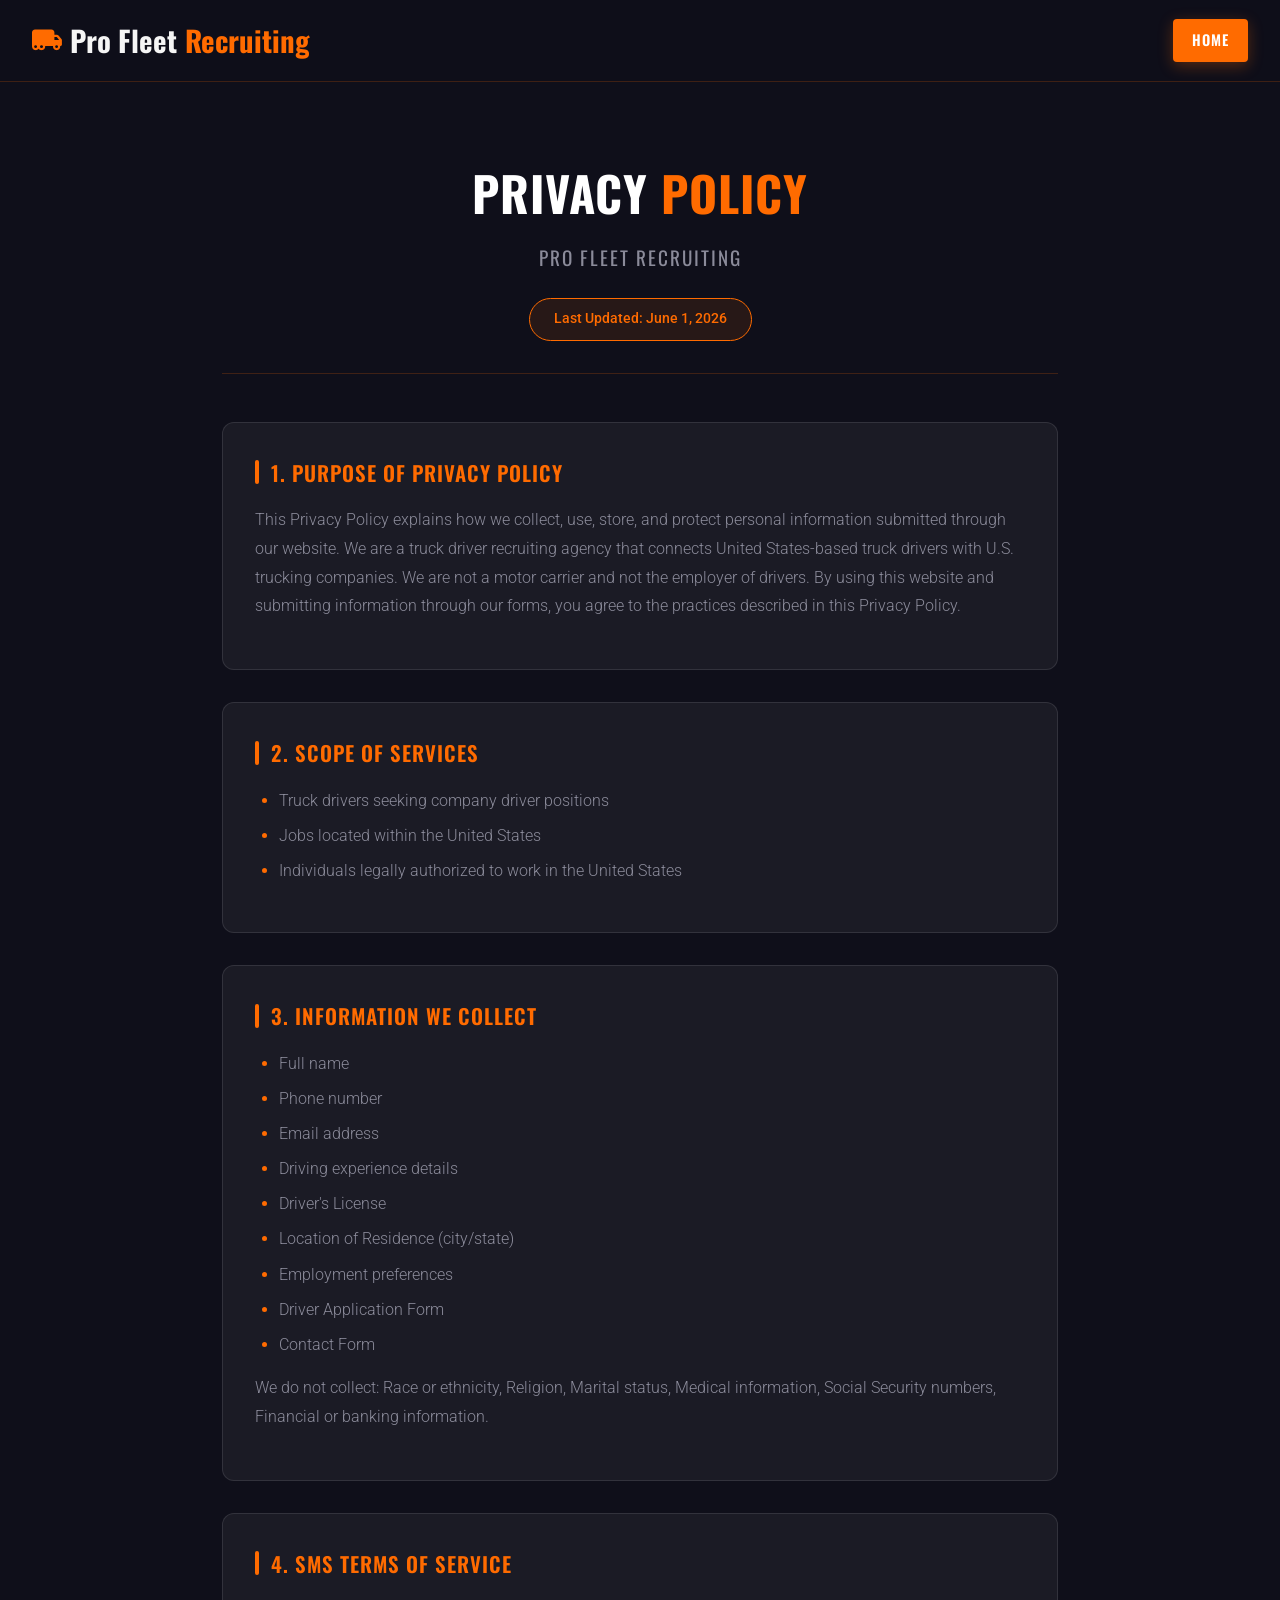
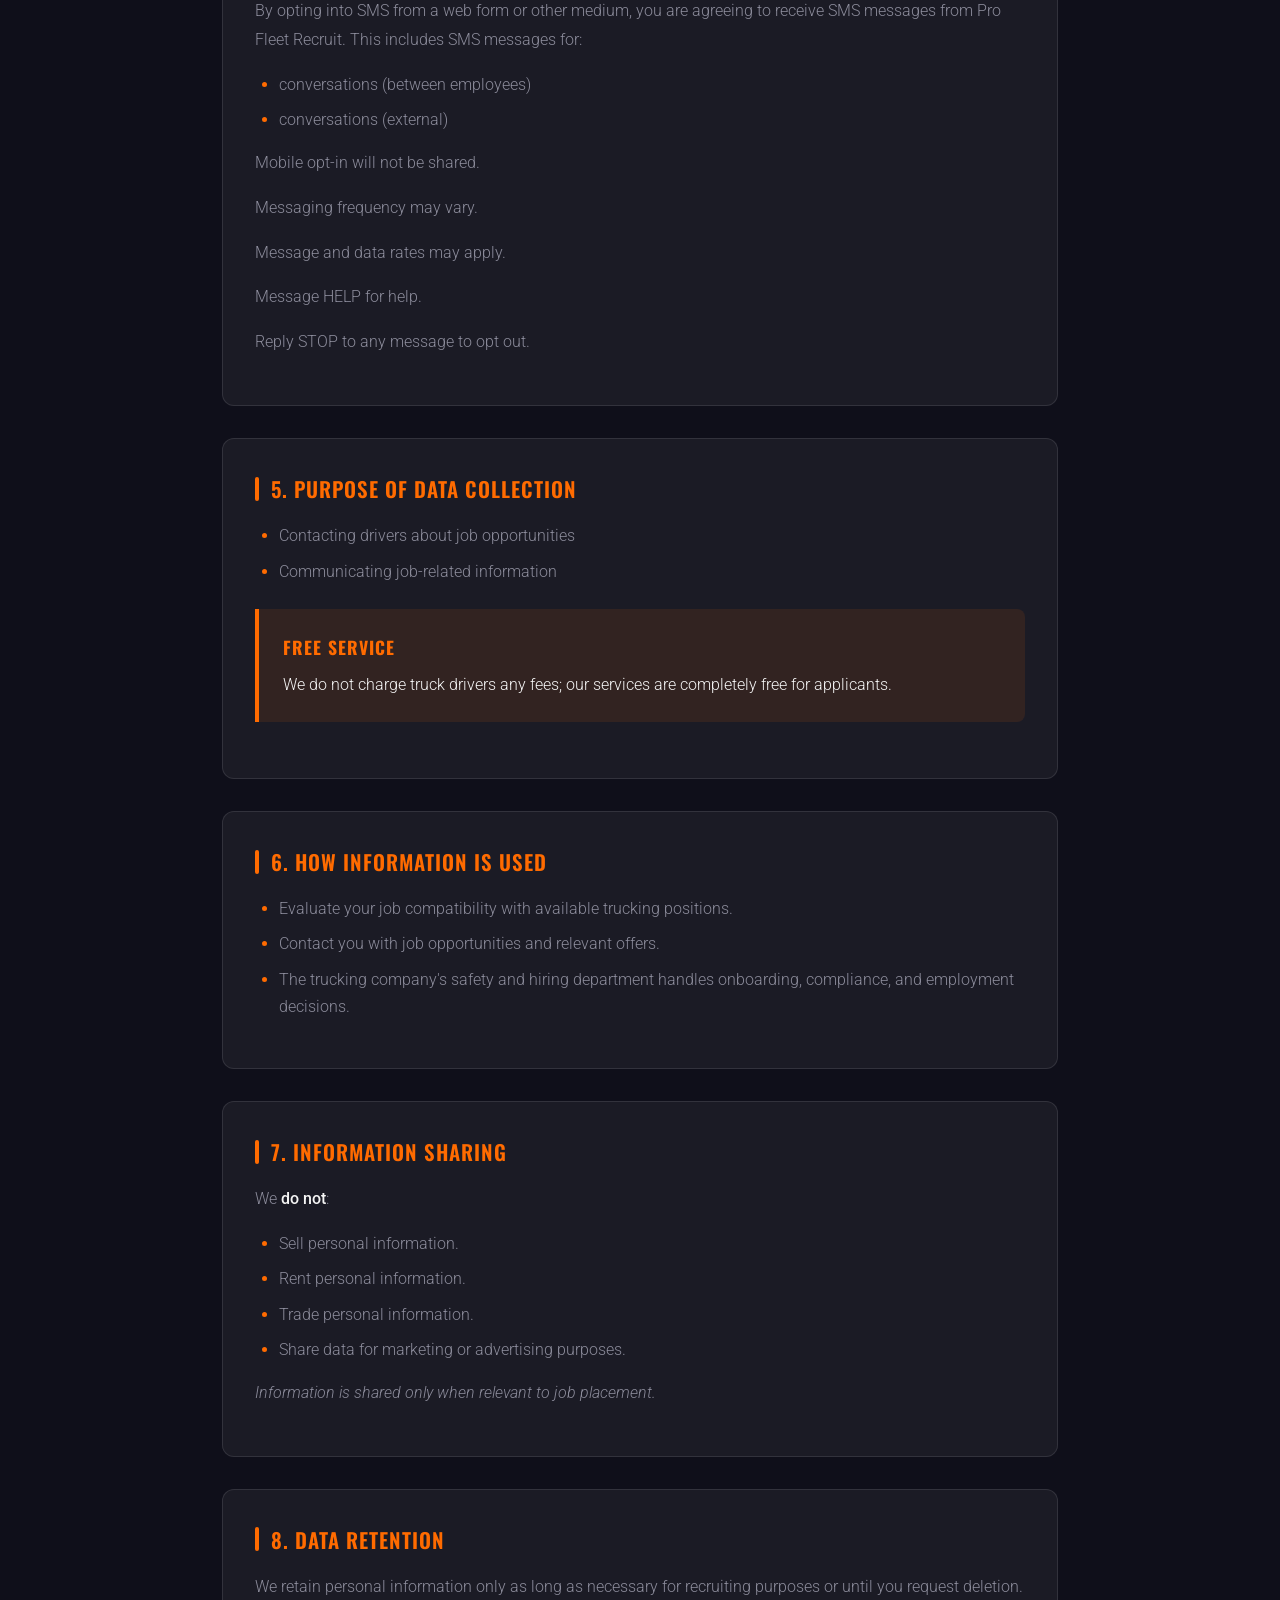
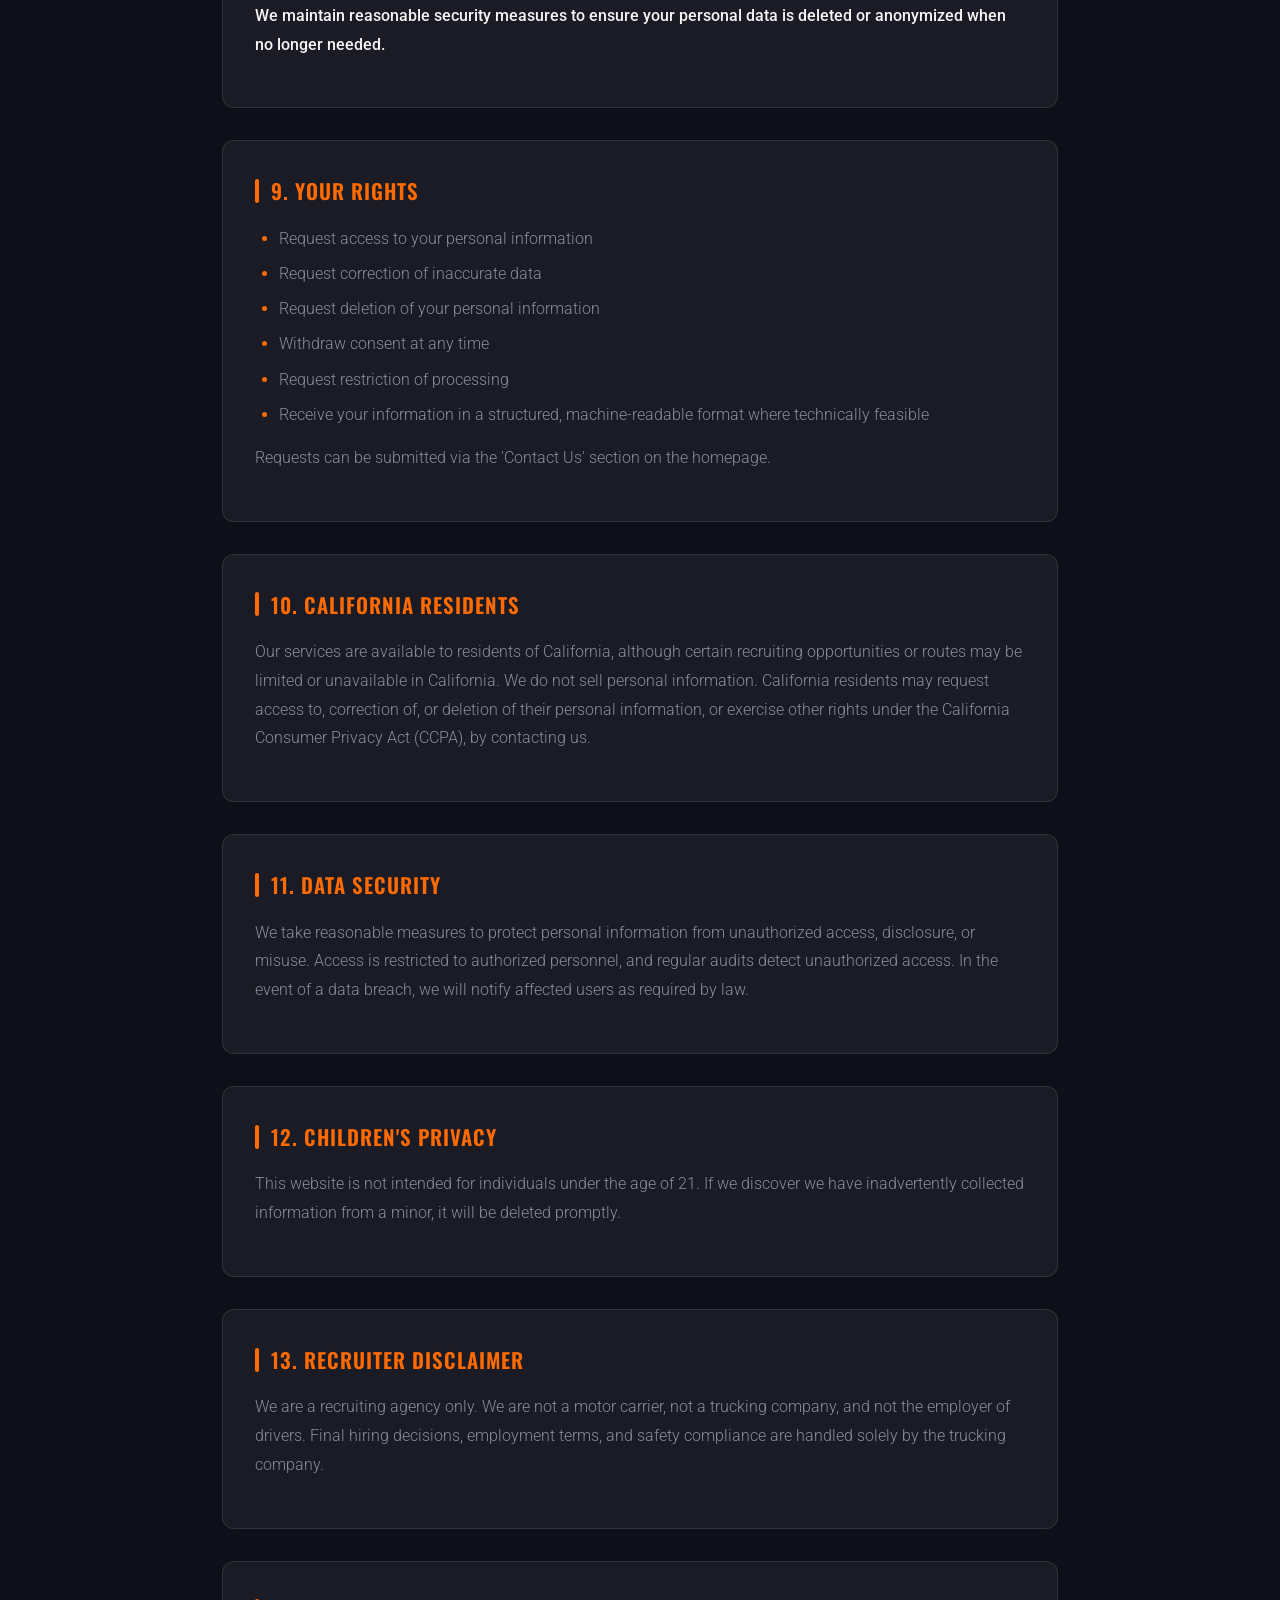
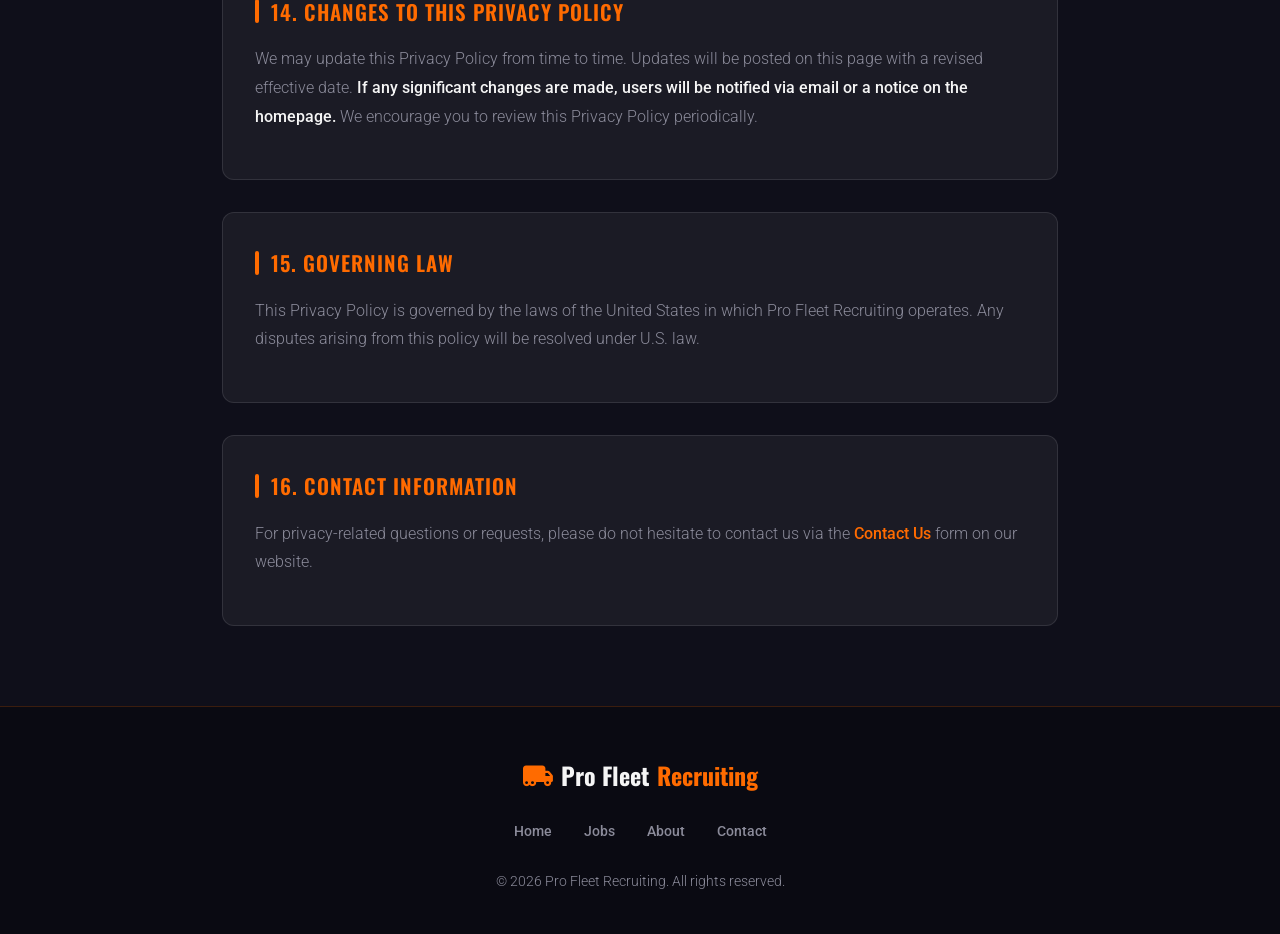
<file: privacypolicy.html>
<!DOCTYPE html>
<html lang="en">
  <head>
    <meta charset="UTF-8">
    <meta name="viewport" content="width=device-width, initial-scale=1.0, maximum-scale=1.0, user-scalable=no">
    <title>Privacy Policy - Pro Fleet Recruiting</title>
    <link rel="preconnect" href="https://fonts.googleapis.com">
    <link rel="preconnect" href="https://fonts.gstatic.com" crossorigin>
    <link href="https://fonts.googleapis.com/css2?family=Oswald:wght@400;500;600;700&family=Inter:wght@300;400;500;600;700&family=Roboto:wght@300;400;500;600&display=swap" rel="stylesheet">
    <link rel="stylesheet" href="https://cdnjs.cloudflare.com/ajax/libs/font-awesome/6.5.1/css/all.min.css"/>
    <style>
      :root {
        --primary: #FF6B00;
        --primary-dark: #E55A00;
        --secondary: #1A1A2E;
        --dark: #0F0F1A;
        --light: #F5F5F5;
        --gray: #8B8B9A;
        --glass: rgba(255, 255, 255, 0.05);
      }

      * {
        margin: 0;
        padding: 0;
        box-sizing: border-box;
      }

      html {
        scroll-behavior: smooth;
      }

      body {
        font-family: 'Roboto', 'Inter', sans-serif;
        font-weight: 300;
        background-color: var(--dark);
        color: var(--light);
        line-height: 1.7;
        overflow-x: hidden;
      }

      h1, h2, h3, h4 {
        font-family: 'Oswald', sans-serif;
        text-transform: uppercase;
        letter-spacing: 1px;
      }

      /* Header & Navigation */
      .header {
        position: fixed;
        top: 0;
        width: 100%;
        z-index: 1000;
        background: rgba(15, 15, 26, 0.95);
        backdrop-filter: blur(10px);
        border-bottom: 1px solid rgba(255, 107, 0, 0.2);
        transition: all 0.3s ease;
      }

      .header.scrolled {
        background: rgba(15, 15, 26, 0.98);
        box-shadow: 0 4px 30px rgba(0, 0, 0, 0.5);
      }

      .header.fade-out {
        opacity: 0;
        pointer-events: none;
      }

      .header-container {
        max-width: 1400px;
        margin: 0 auto;
        padding: 1rem 2rem;
        display: flex;
        justify-content: space-between;
        align-items: center;
      }

      .company {
        font-family: 'Oswald', sans-serif;
        font-size: 1.8rem;
        font-weight: 700;
        color: var(--light);
        text-decoration: none;
        display: flex;
        align-items: center;
        gap: 0.5rem;
      }

      .company span {
        color: var(--primary);
      }

      .company i {
        color: var(--primary);
        font-size: 1.5rem;
      }

      .nav {
        display: flex;
        gap: 1.5rem;
        align-items: center;
      }

      .nav_btn {
        background: var(--primary);
        color: white;
        padding: 0.6rem 1.2rem;
        border-radius: 4px;
        font-family: 'Oswald', sans-serif;
        font-size: 0.9rem;
        font-weight: 600;
        text-transform: uppercase;
        letter-spacing: 1px;
        text-decoration: none;
        transition: all 0.3s ease;
        box-shadow: 0 4px 15px rgba(255, 107, 0, 0.3);
        position: relative;
        overflow: hidden;
      }

      .nav_btn::before {
        content: "";
        position: absolute;
        top: -50%;
        left: -75%;
        width: 50%;
        height: 200%;
        background: linear-gradient(
          120deg,
          rgba(255,255,255,0) 0%,
          rgba(255,255,255,0.4) 50%,
          rgba(255,255,255,0) 100%
        );
        transform: rotate(25deg);
        animation: shine 3s linear infinite;
        z-index: 0;
      }

      @keyframes shine {
        0% {
          transform: translateX(-100%) rotate(25deg);
        }
        100% {
          transform: translateX(300%) rotate(25deg);
        }
      }

      .nav_btn:hover {
        background: var(--primary-dark);
        transform: translateY(-2px) scale(1.05);
        box-shadow: 0 6px 20px rgba(255, 107, 0, 0.4);
      }

      /* Main Container */
      .container {
        max-width: 900px;
        margin: 120px auto 80px;
        padding: 0 2rem;
      }

      /* Page Header */
      .page-header {
        text-align: center;
        margin-bottom: 3rem;
        padding: 2rem 0;
        border-bottom: 1px solid rgba(255, 107, 0, 0.2);
      }

      .page-header h1 {
        font-size: clamp(2rem, 5vw, 3rem);
        font-weight: 700;
        margin-bottom: 0.5rem;
        color: white;
      }

      .page-header h1 span {
        color: var(--primary);
      }

      .page-header h2 {
        font-size: 1.2rem;
        font-weight: 400;
        color: var(--gray);
        text-transform: uppercase;
        letter-spacing: 2px;
        margin-top: 0.5rem;
      }

      .last-updated {
        display: inline-block;
        background: rgba(255, 107, 0, 0.1);
        border: 1px solid var(--primary);
        color: var(--primary);
        padding: 0.5rem 1.5rem;
        border-radius: 50px;
        font-size: 0.9rem;
        margin-top: 1.5rem;
        font-weight: 500;
      }

      /* Content Sections */
      .content-section {
        background: var(--glass);
        border: 1px solid rgba(255, 255, 255, 0.1);
        border-radius: 12px;
        padding: 2rem;
        margin-bottom: 2rem;
        transition: all 0.3s ease;
      }

      .content-section:hover {
        border-color: rgba(255, 107, 0, 0.3);
        box-shadow: 0 10px 30px rgba(0, 0, 0, 0.3);
      }

      h3 {
        font-size: 1.3rem;
        font-weight: 600;
        color: var(--primary);
        margin-bottom: 1rem;
        display: flex;
        align-items: center;
        gap: 0.75rem;
      }

      h3::before {
        content: '';
        width: 4px;
        height: 24px;
        background: var(--primary);
        border-radius: 2px;
      }

      p {
        font-weight: 300;
        font-size: 1rem;
        color: var(--gray);
        margin: 1rem 0;
        line-height: 1.8;
      }

      p strong {
        color: var(--light);
        font-weight: 500;
      }

      ul {
        margin: 1rem 0 1rem 1.5rem;
        color: var(--gray);
      }

      li {
        font-weight: 300;
        font-size: 1rem;
        margin: 0.5rem 0;
        line-height: 1.7;
        position: relative;
      }

      li::marker {
        color: var(--primary);
      }

      a {
        color: var(--primary);
        text-decoration: none;
        font-weight: 500;
        transition: color 0.3s ease;
      }

      a:hover {
        color: var(--primary-dark);
        text-decoration: underline;
      }

      /* Highlight Box */
      .highlight-box {
        background: rgba(255, 107, 0, 0.1);
        border-left: 4px solid var(--primary);
        padding: 1.5rem;
        border-radius: 0 8px 8px 0;
        margin: 1.5rem 0;
      }

      .highlight-box strong {
        color: var(--primary);
        font-size: 1.1rem;
        display: block;
        margin-bottom: 0.5rem;
        font-family: 'Oswald', sans-serif;
        text-transform: uppercase;
        letter-spacing: 1px;
      }

      /* Footer */
      .site-footer {
        background: #0a0a12;
        padding: 3rem 2rem 2rem;
        border-top: 1px solid rgba(255, 107, 0, 0.2);
        text-align: center;
      }

      .footer-content {
        max-width: 1400px;
        margin: 0 auto;
      }

      .footer-logo {
        font-family: 'Oswald', sans-serif;
        font-size: 1.5rem;
        font-weight: 700;
        color: var(--light);
        margin-bottom: 1rem;
        display: flex;
        align-items: center;
        justify-content: center;
        gap: 0.5rem;
      }

      .footer-logo span {
        color: var(--primary);
      }

      .footer-logo i {
        color: var(--primary);
      }

      .site-footer p {
        color: var(--gray);
        font-size: 0.9rem;
        margin: 0.5rem 0;
      }

      .footer-links {
        display: flex;
        justify-content: center;
        gap: 2rem;
        margin: 1.5rem 0;
        flex-wrap: wrap;
      }

      .footer-links a {
        color: var(--gray);
        font-size: 0.9rem;
        text-decoration: none;
        transition: color 0.3s ease;
      }

      .footer-links a:hover {
        color: var(--primary);
      }

      /* Mobile Optimizations */
      @media (max-width: 968px) {
        .header-container {
          padding: 0.8rem 1rem;
        }

        .company {
          font-size: 1.4rem;
        }

        .company i {
          font-size: 1.2rem;
        }

        .nav {
          gap: 1rem;
        }

        .nav_btn {
          padding: 0.5rem 1rem;
          font-size: 0.8rem;
        }

        .container {
          margin: 100px auto 60px;
          padding: 0 1rem;
        }

        .page-header {
          padding: 1.5rem 0;
          margin-bottom: 2rem;
        }

        .content-section {
          padding: 1.5rem;
          margin-bottom: 1.5rem;
        }

        h3 {
          font-size: 1.1rem;
        }

        p, li {
          font-size: 0.95rem;
        }
      }

      @media (max-width: 480px) {
        .header-container {
          padding: 0.6rem 0.75rem;
        }

        .company {
          font-size: 1.1rem;
        }

        .company i {
          font-size: 1rem;
        }

        .nav {
          gap: 0.5rem;
        }

        .nav_btn {
          padding: 0.4rem 0.8rem;
          font-size: 0.75rem;
        }

        .container {
          margin: 80px auto 40px;
          padding: 0 0.75rem;
        }

        .page-header h1 {
          font-size: 1.5rem;
        }

        .page-header h2 {
          font-size: 0.9rem;
        }

        .last-updated {
          font-size: 0.8rem;
          padding: 0.4rem 1rem;
        }

        .content-section {
          padding: 1.25rem;
          border-radius: 8px;
        }

        h3 {
          font-size: 1rem;
        }

        h3::before {
          height: 20px;
        }

        p, li {
          font-size: 0.9rem;
        }

        .highlight-box {
          padding: 1rem;
        }

        .highlight-box strong {
          font-size: 1rem;
        }
      }

      @media (max-width: 360px) {
        .header-container {
          padding: 0.5rem 0.5rem;
        }

        .company {
          font-size: 1rem;
        }

        .nav_btn {
          padding: 0.35rem 0.6rem;
          font-size: 0.7rem;
        }

        .container {
          padding: 0 0.5rem;
        }

        .content-section {
          padding: 1rem;
        }

        p, li {
          font-size: 0.85rem;
        }
      }
    </style>
  </head>
  <body>
    <!-- Header -->
    <header class="header" id="header">
      <div class="header-container">
        <a href="index.html" class="company">
          <i class="fas fa-truck-moving"></i>
          Pro Fleet <span>Recruiting</span>
        </a>
        
        <nav class="nav">
          <a href="index.html" class="nav_btn">Home</a>
        </nav>
      </div>
    </header>

    <!-- Main Content -->
    <div class="container">
      <div class="page-header">
        <h1>Privacy <span>Policy</span></h1>
        <h2>Pro Fleet Recruiting</h2>
        <div class="last-updated">Last Updated: June 1, 2026</div>
      </div>

      <div class="content-section">
        <h3>1. Purpose of Privacy Policy</h3>
        <p>
          This Privacy Policy explains how we collect, use, store, and protect personal information submitted 
          through our website. We are a truck driver recruiting agency that connects United States-based truck 
          drivers with U.S. trucking companies. We are not a motor carrier and not the employer of drivers. 
          By using this website and submitting information through our forms, you agree to the practices described 
          in this Privacy Policy.
        </p>
      </div>

      <div class="content-section">
        <h3>2. Scope of Services</h3>
        <ul>
          <li>Truck drivers seeking company driver positions</li>
          <li>Jobs located within the United States</li>
          <li>Individuals legally authorized to work in the United States</li>
        </ul>
      </div>

      <div class="content-section">
        <h3>3. Information We Collect</h3>
        <ul>
          <li>Full name</li>
          <li>Phone number</li>
          <li>Email address</li>
          <li>Driving experience details</li>
          <li>Driver's License</li>
          <li>Location of Residence (city/state)</li>
          <li>Employment preferences</li>
          <li>Driver Application Form</li>
          <li>Contact Form</li>
        </ul>
        <p>
          We do not collect: Race or ethnicity, Religion, Marital status, Medical information, 
          Social Security numbers, Financial or banking information.
        </p>
      </div>

      <div class="content-section">
        <h3>4. SMS Terms of Service</h3>
        <p>
          By opting into SMS from a web form or other medium, you are agreeing to receive SMS messages
          from Pro Fleet Recruit. This includes SMS messages for:
        </p>
        <ul>
          <li>conversations (between employees)</li>
          <li>conversations (external)</li>
        </ul>
        <p>
          Mobile opt-in will not be shared.
        </p>
        <p>
          Messaging frequency may vary.
        </p>
        <p>
          Message and data rates may apply.
        </p>
        <p>
          Message HELP for help.
        </p>
        <p>
          Reply STOP to any message to opt out.
        </p>
      </div>

      <div class="content-section">
        <h3>5. Purpose of Data Collection</h3>
        <ul>
          <li>Contacting drivers about job opportunities</li>
          <li>Communicating job-related information</li>
        </ul>
        <div class="highlight-box">
          <strong>Free Service</strong>
          We do not charge truck drivers any fees; our services are completely free for applicants.
        </div>
      </div>

      <div class="content-section">
        <h3>6. How Information Is Used</h3>
        <ul>
          <li>Evaluate your job compatibility with available trucking positions.</li>
          <li>Contact you with job opportunities and relevant offers.</li>
          <li>The trucking company's safety and hiring department handles onboarding, compliance, and employment decisions.</li>
        </ul>
      </div>

      <div class="content-section">
        <h3>7. Information Sharing</h3>
        <p>We <strong>do not</strong>:</p>
        <ul>
          <li>Sell personal information.</li>
          <li>Rent personal information.</li>
          <li>Trade personal information.</li>
          <li>Share data for marketing or advertising purposes.</li>
        </ul>
        <p><em>Information is shared only when relevant to job placement.</em></p>
      </div>

      <div class="content-section">
        <h3>8. Data Retention</h3>
        <p>
          We retain personal information only as long as necessary for recruiting purposes or until 
          you request deletion. <strong>We maintain reasonable security measures to ensure your personal 
          data is deleted or anonymized when no longer needed.</strong>
        </p>
      </div>

      <div class="content-section">
        <h3>9. Your Rights</h3>
        <ul>
          <li>Request access to your personal information</li>
          <li>Request correction of inaccurate data</li>
          <li>Request deletion of your personal information</li>
          <li>Withdraw consent at any time</li>
          <li>Request restriction of processing</li>
          <li>Receive your information in a structured, machine-readable format where technically feasible</li>
        </ul>
        <p>Requests can be submitted via the 'Contact Us' section on the homepage.</p>
      </div>

      <div class="content-section">
        <h3>10. California Residents</h3>
        <p>
          Our services are available to residents of California, although certain recruiting opportunities or 
          routes may be limited or unavailable in California. We do not sell personal information. California 
          residents may request access to, correction of, or deletion of their personal information, or exercise 
          other rights under the California Consumer Privacy Act (CCPA), by contacting us.
        </p>
      </div>

      <div class="content-section">
        <h3>11. Data Security</h3>
        <p>
          We take reasonable measures to protect personal information from unauthorized access, disclosure, 
          or misuse. Access is restricted to authorized personnel, and regular audits detect unauthorized access.
          In the event of a data breach, we will notify affected users as required by law.
        </p>
      </div>

      <div class="content-section">
        <h3>12. Children's Privacy</h3>
        <p>
          This website is not intended for individuals under the age of 21. If we discover we have inadvertently 
          collected information from a minor, it will be deleted promptly.
        </p>
      </div>

      <div class="content-section">
        <h3>13. Recruiter Disclaimer</h3>
        <p>
          We are a recruiting agency only. We are not a motor carrier, not a trucking company, and not the employer 
          of drivers. Final hiring decisions, employment terms, and safety compliance are handled solely by the 
          trucking company.
        </p>
      </div>

      <div class="content-section">
        <h3>14. Changes to This Privacy Policy</h3>
        <p>
          We may update this Privacy Policy from time to time. Updates will be posted on this page with a revised 
          effective date. <strong>If any significant changes are made, users will be notified via email or a notice 
          on the homepage.</strong> We encourage you to review this Privacy Policy periodically.
        </p>
      </div>

      <div class="content-section">
        <h3>15. Governing Law</h3>
        <p>This Privacy Policy is governed by the laws of the United States in which Pro Fleet Recruiting operates. 
           Any disputes arising from this policy will be resolved under U.S. law.
        </p>
      </div>

      <div class="content-section">
        <h3>16. Contact Information</h3>
        <p>
          For privacy-related questions or requests, please do not hesitate to contact us via the <a href="contact_us.html" target="_blank">Contact Us</a> form on 
          our website.
        </p>
      </div>
    </div>

    <!-- Footer -->
    <footer class="site-footer">
      <div class="footer-content">
        <div class="footer-logo">
          <i class="fas fa-truck-moving"></i>
          Pro Fleet <span>Recruiting</span>
        </div>
        <div class="footer-links">
          <a href="index.html">Home</a>
          <a href="index.html#jobs">Jobs</a>
          <a href="index.html#about">About</a>
          <a href="contact_us.html" target="_blank">Contact</a>
        </div>
        <p>&copy; 2026 Pro Fleet Recruiting. All rights reserved.</p>
      </div>
    </footer>

    <!-- Header Scroll Effect -->
    <script>
      let lastScrollY = window.scrollY;
      const header = document.getElementById('header');

      window.addEventListener('scroll', () => {
        const currentScrollY = window.scrollY;

        // Add scrolled class for background change
        if (currentScrollY > 50) {
          header.classList.add('scrolled');
        } else {
          header.classList.remove('scrolled');
        }

        // Fade out when scrolling down, fade in when scrolling up
        if (currentScrollY > lastScrollY && currentScrollY > 100) {
          header.classList.add('fade-out');
        } else {
          header.classList.remove('fade-out');
        }
        lastScrollY = currentScrollY;
      });
    </script>
  </body>
</html>
</file>
